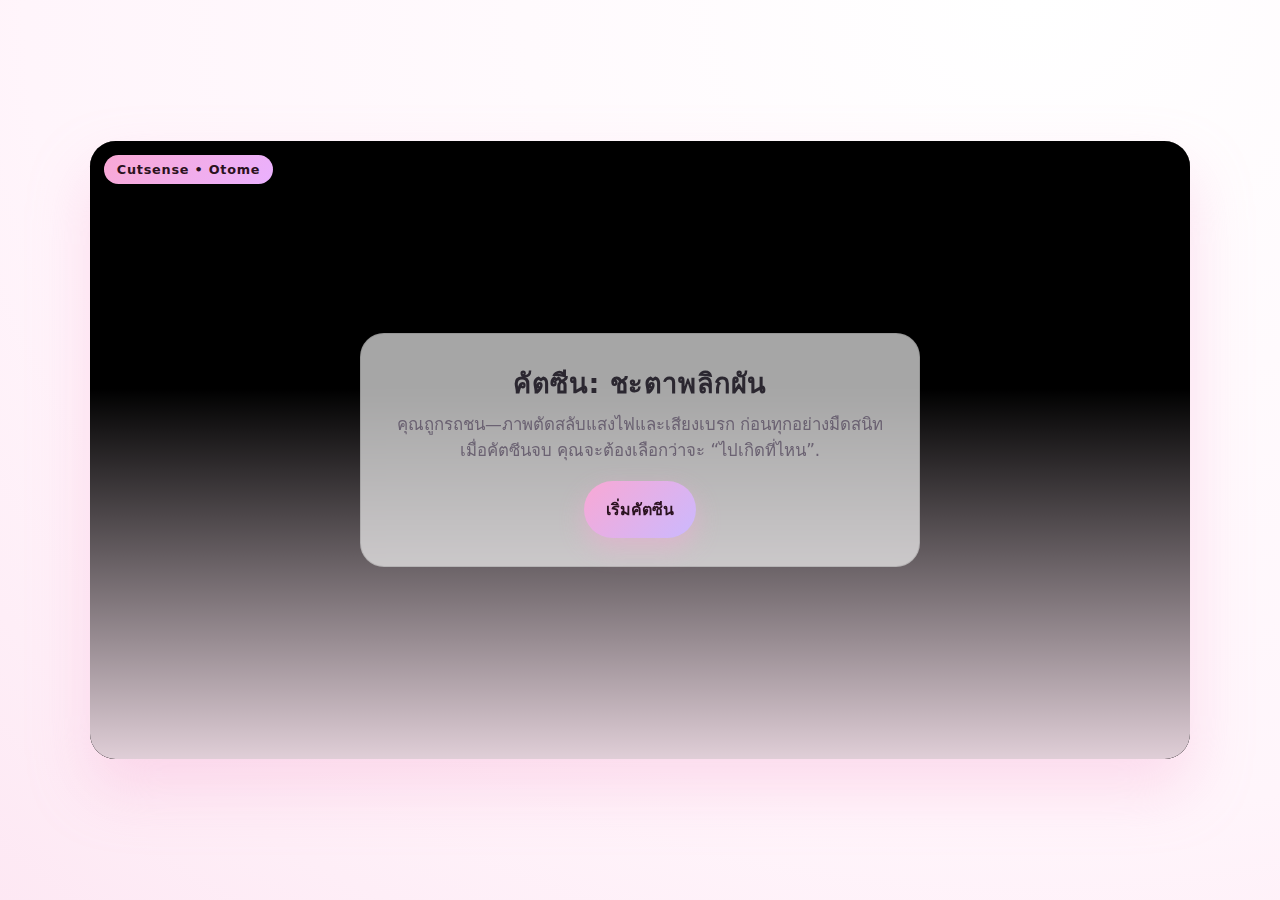
<file: index.html>
<!DOCTYPE html>
<html lang="th">

<head>
    <meta charset="utf-8">
    <meta name="viewport" content="width=device-width,initial-scale=1">
    <title>Cutsense · Otome Style (Unskippable)</title>
    <link rel="preconnect" href="https://fonts.googleapis.com">
    <link href="https://fonts.googleapis.com/css2?family=Outfit:wght@400;600;700;800&display=swap" rel="stylesheet">
    <link rel="stylesheet" href="./components/styles/portal.css">
</head>

<body>
    <div class="app">
        <div class="stage" id="stage">
            <div class="badge">Cutsense • Otome</div>

            <video id="v" src="./assets/videos/Portal.mp4" playsinline preload="auto" tabindex="-1"></video>

            <div id="start" class="overlay show" aria-hidden="false">
                <div class="start-card">
                    <div class="h1">คัตซีน: ชะตาพลิกผัน</div>
                    <div class="h2">คุณถูกรถชน—ภาพตัดสลับแสงไฟและเสียงเบรก ก่อนทุกอย่างมืดสนิท เมื่อคัตซีนจบ คุณจะต้องเลือกว่าจะ “ไปเกิดที่ไหน”.</div>
                    <button id="startBtn" class="start-btn">เริ่มคัตซีน</button>
                </div>
                <div class="float-hearts" aria-hidden="true">
                    <span style="left:8%;animation-delay:-0s;width:16px;height:16px"></span>
                    <span style="left:18%;animation-delay:-2s"></span>
                    <span style="left:28%;animation-delay:-1s"></span>
                    <span style="left:40%;animation-delay:-3s;width:14px;height:14px"></span>
                    <span style="left:52%;animation-delay:-4s"></span>
                    <span style="left:63%;animation-delay:-1.5s"></span>
                    <span style="left:74%;animation-delay:-2.5s"></span>
                    <span style="left:86%;animation-delay:-.7s;width:14px;height:14px"></span>
                </div>
            </div>

            <div id="choice" class="overlay" aria-hidden="true">
                <div class="box" role="dialog" aria-labelledby="dlgLabel" aria-modal="true">
                    <div class="namebar">
                        <div class="heart" aria-hidden="true"></div>
                        <div id="dlgLabel">เลือกที่ไปเกิด</div>
                    </div>
                    <div class="text">วิญญาณของคุณพร้อมจะเดินทางต่อ คุณจะไปเกิดที่ไหนดี?</div>
                    <div class="choices">
                        <a class="choice" id="goA" href="/tanapcha/index.html">ไปเกิดที่<span class="kbd">[tanapcha]</span></a>
                        <a class="choice" id="goB" href="/konpanch/index.html">ไปเกิดที่<span class="kbd">[konpanch]</span></a>
                    </div>
                    <div class="hint">กดแป้น <b>A (tanapcha)</b> หรือ <b>B (konpanch)</b> เพื่อเลือกอย่างรวดเร็ว</div>
                </div>
            </div>
        </div>
    </div>

    <script src="./components/scripts/Portal_Script.js"></script>
</body>

</html>
</file>
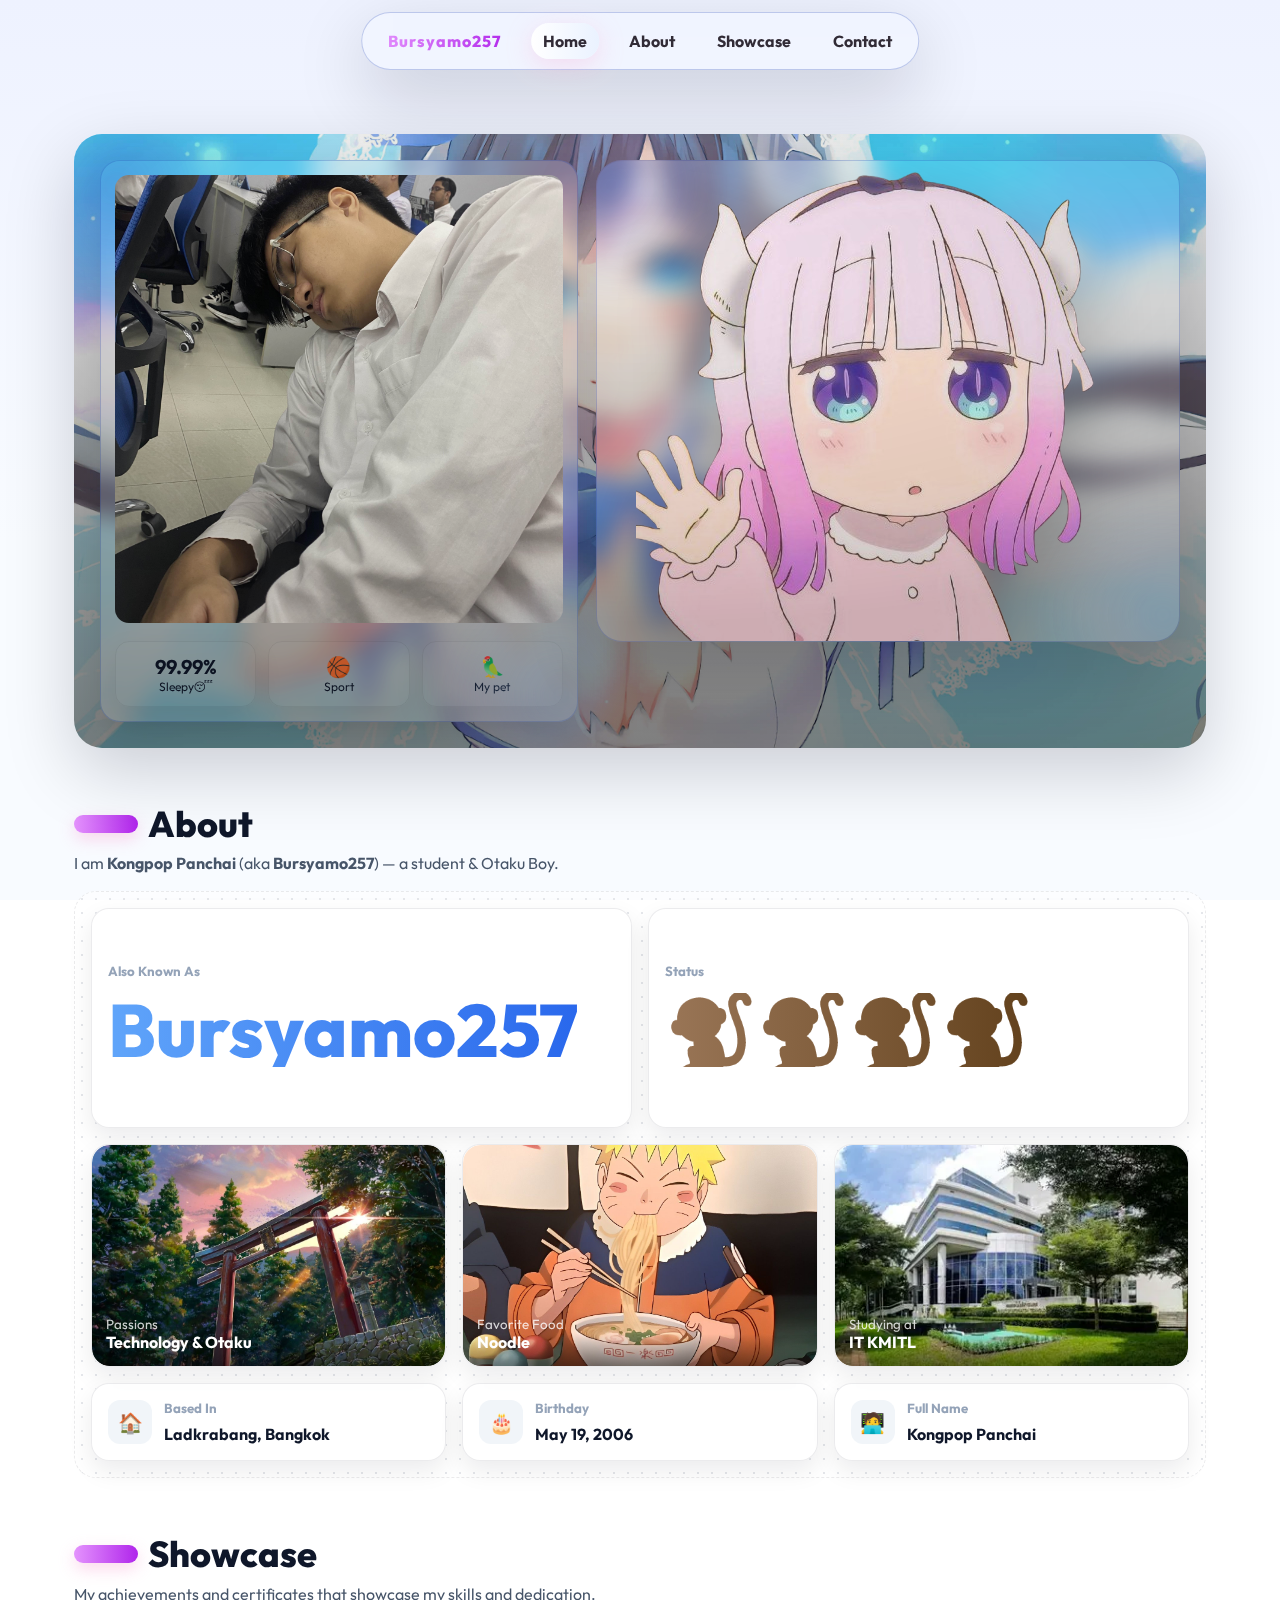
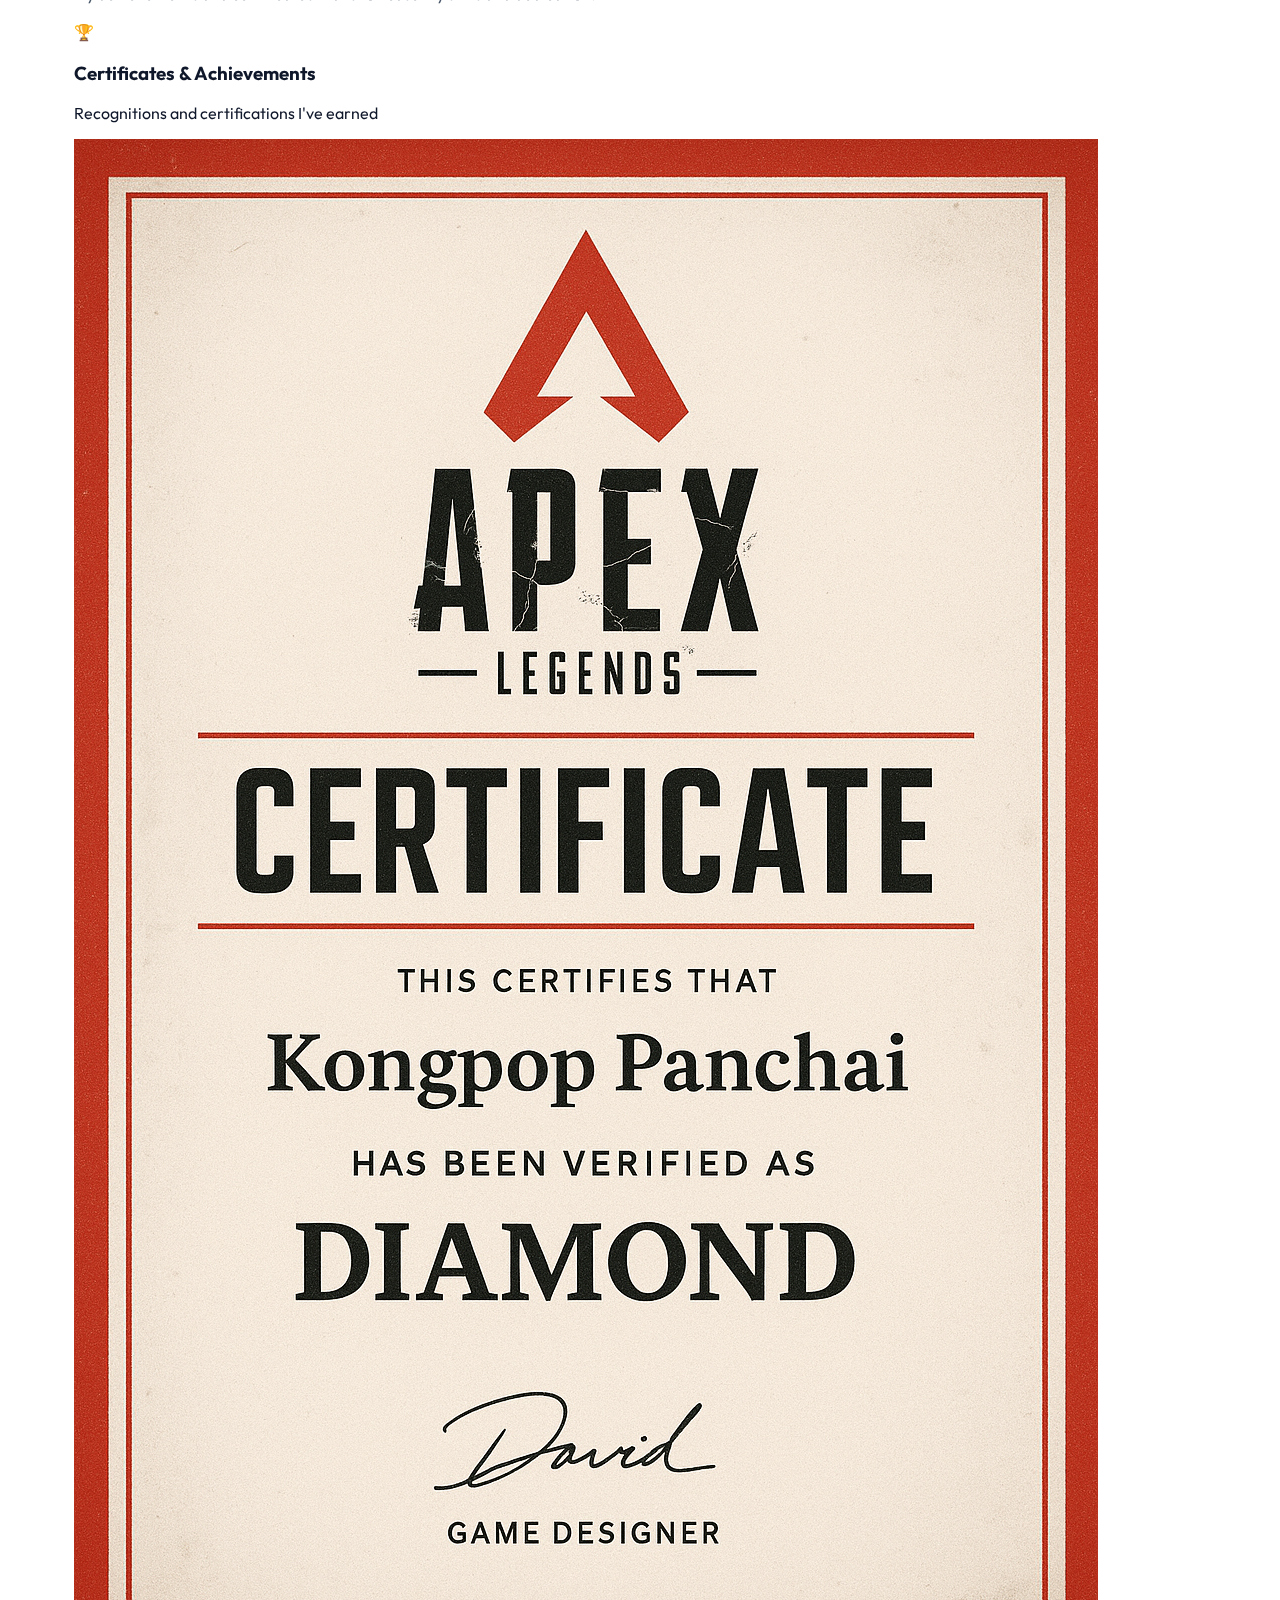
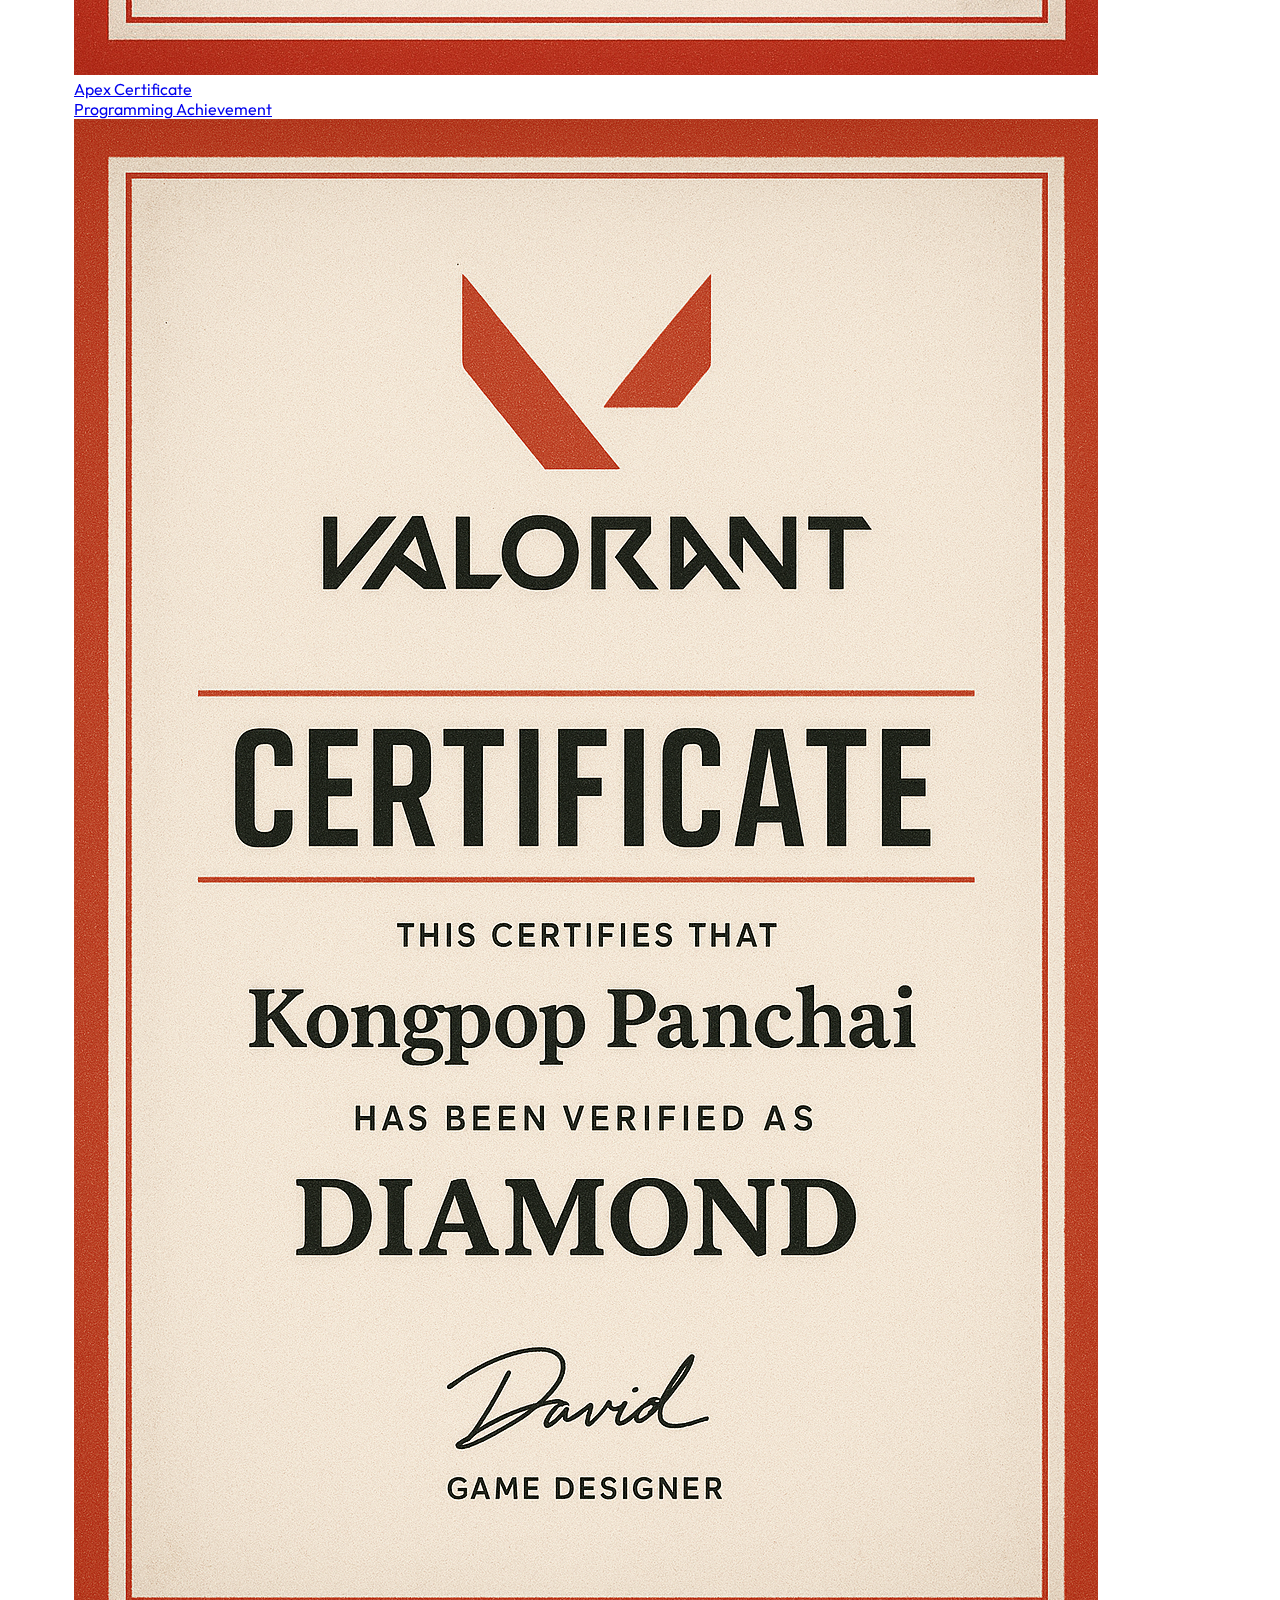
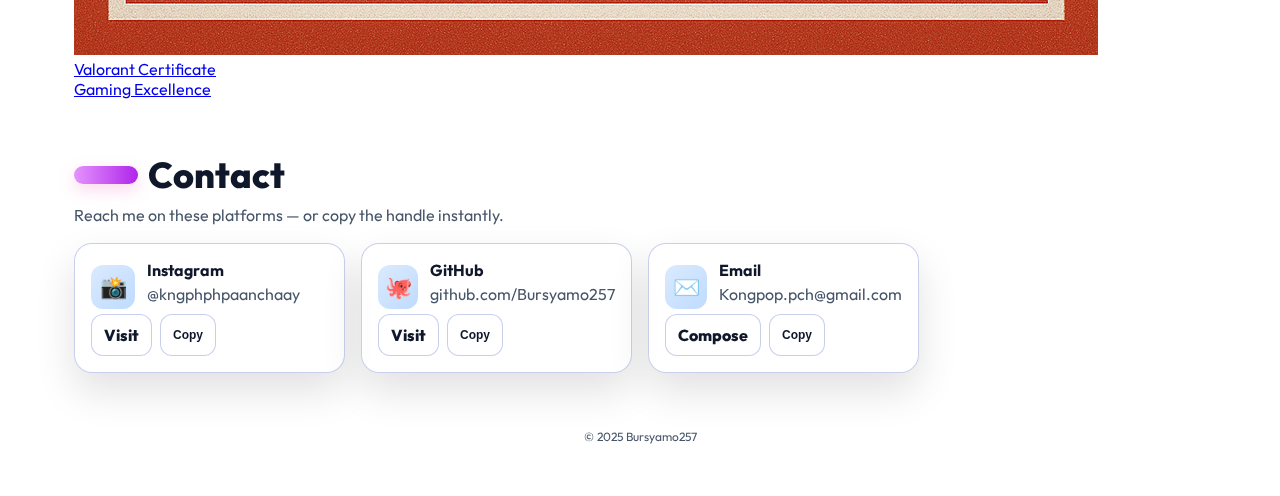
<file: konpanch/index.html>
<!DOCTYPE html>
<html lang="en">

<head>
    <meta charset="utf-8" />
    <meta name="viewport" content="width=device-width, initial-scale=1" />
    <title>Bursyamo257</title>
    <link rel="preconnect" href="https://fonts.googleapis.com">
    <link rel="preconnect" href="https://fonts.gstatic.com" crossorigin>
    <link href="https://fonts.googleapis.com/css2?family=Outfit:wght@400;600;700;800&display=swap" rel="stylesheet">
    <link rel="stylesheet" href="../components/styles/theme.konpanch.css">
    <link rel="stylesheet" href="../components/styles/styles.css">
</head>

<body>
    <nav class="nav">
        <div class="brand">Bursyamo257</div>
        <a href="#home" class="active">Home</a>
        <a href="#about">About</a>
        <a href="#showcase">Showcase</a>
        <a href="#contact">Contact</a>
    </nav>

    <main class="container">
        <section id="home" class="hero">
            <div class="stage overlay-dark">
                <div class="bokeh" id="bokeh"></div>
                <div class="grid">
                    <div class="floater float-y float-tilt" style="justify-self:start">
                        <article class="ig glass liquid" id="igCard">
                            <div class="frame" id="igFrame">
                                <img src="../assets/images/konpanch_highlight.jpg" alt="Highlight">
                            </div>
                            <div class="stats">
                                <div class="stat"><b>99.99%</b>
                                    <div class="small">Sleepy😴</div>
                                </div>
                                <div class="stat"><b>🏀</b>
                                    <div class="small">Sport</div>
                                </div>
                                <div class="stat"><b id="likesStat">🦜</b>
                                    <div class="small">My pet</div>
                                </div>
                            </div>
                            <div class="comments" id="comments">
                                <ul id="commentList"></ul>
                                <input id="commentInput" type="text" placeholder="Write a comment…" maxlength="120">
                            </div>
                        </article>
                    </div>
                    <div class="floater float-y" style="justify-self:stretch">
                        <article class="char glass liquid">
                            <div class="img">
                                <img src="../assets/images/konpanch_character.png" alt="Character">
                            </div>
                            <div class="sparkle" id="sparkles"></div>
                        </article>
                    </div>
                </div>
            </div>
        </section>

        <section id="about" class="section">
            <div class="title">
                <div class="ribbon"></div>
                <h2>About</h2>
            </div>
            <p class="lead">I am <b>Kongpop Panchai</b> (aka <b>Bursyamo257</b>) — a student & Otaku Boy.</p>
            <div class="facts">
                <div class="facts-grid">
                    <div class="fact fact-xl">
                        <h5>Also known as</h5>
                        <div class="big blue">Bursyamo257</div>
                    </div>
                    <div class="fact fact-xl">
                        <h5>Status</h5>
                        <div class="big brown">🐒🐒🐒🐒</div>
                    </div>
                    <div class="fact fact-img">
                        <figure><img src="../assets/images/konpanch_passion.jpg" alt="">
                            <figcaption class="cap"><small>Passions</small><b>Technology & Otaku</b></figcaption>
                        </figure>
                    </div>
                    <div class="fact fact-img">
                        <figure><img src="../assets/images/konpanch_food.jpg" alt="">
                            <figcaption class="cap"><small>Favorite Food</small><b>Noodle</b></figcaption>
                        </figure>
                    </div>
                    <div class="fact fact-img">
                        <figure><img src="../assets/images/tanapcha_study.webp" alt="">
                            <figcaption class="cap"><small>Studying at</small><b>IT KMITL</b></figcaption>
                        </figure>
                    </div>
                    <div class="fact fact-sm">
                        <div class="icon">🏠</div>
                        <div>
                            <h5>Based in</h5><b>Ladkrabang, Bangkok</b></div>
                    </div>
                    <div class="fact fact-sm">
                        <div class="icon">🎂</div>
                        <div>
                            <h5>Birthday</h5><b>May 19, 2006</b></div>
                    </div>
                    <div class="fact fact-sm">
                        <div class="icon">🧑‍💻</div>
                        <div>
                            <h5>Full name</h5><b>Kongpop Panchai</b></div>
                    </div>
                </div>
            </div>
        </section>

        <section id="showcase" class="section">
            <div class="title">
                <div class="ribbon"></div>
                <h2>Showcase</h2>
            </div>
            <p class="lead">My achievements and certificates that showcase my skills and dedication.</p>

            <div class="showcase-container">
                <div class="certificates-section">
                    <div class="section-header">
                        <div class="section-icon">🏆</div>
                        <h3>Certificates & Achievements</h3>
                        <p>Recognitions and certifications I've earned</p>
                    </div>
                    <div id="certGrid" class="cert-grid"></div>
                </div>
            </div>
        </section>

        <section id="contact" class="section">
            <div class="title">
                <div class="ribbon"></div>
                <h2>Contact</h2>
            </div>
            <p class="lead">Reach me on these platforms — or copy the handle instantly.</p>
            <div class="contact-grid">
                <div class="c-card">
                    <div class="row">
                        <div class="icon">📸</div>
                        <div>
                            <h4>Instagram</h4>
                            <p>@kngphphpaanchaay</p>
                        </div>
                    </div>
                    <div class="c-actions"><a class="btn" href="https://www.instagram.com/kngphphpaanchaay" target="_blank" rel="noopener">Visit</a><button class="btn small" data-copy="kngphphpaanchaay">Copy</button></div>
                </div>
                <div class="c-card">
                    <div class="row">
                        <div class="icon">🐙</div>
                        <div>
                            <h4>GitHub</h4>
                            <p>github.com/Bursyamo257</p>
                        </div>
                    </div>
                    <div class="c-actions"><a class="btn" href="https://github.com/Bursyamo257" target="_blank" rel="noopener">Visit</a><button class="btn small" data-copy="github.com/Bursyamo257">Copy</button></div>
                </div>
                <div class="c-card">
                    <div class="row">
                        <div class="icon">✉️</div>
                        <div>
                            <h4>Email</h4>
                            <p>Kongpop.pch@gmail.com</p>
                        </div>
                    </div>
                    <div class="c-actions"><a class="btn" href="mailto:Kongpop.pch@gmail.com">Compose</a><button class="btn small" data-copy="Kongpop.pch@gmail.com">Copy</button></div>
                </div>
            </div>
        </section>

        <div class="footer small">© 2025 Bursyamo257</div>
    </main>

    <div class="toast" id="toast">Copied!</div>
    <script src="../components/scripts/Script.js" defer></script>
    <script>
        const Certificates = [{
            src: "../assets/images/konpanch_cerapex.png",
            title: "Apex Certificate",
            subtitle: "Programming Achievement"
        }, {
            src: "../assets/images/konpanch_cervalo.png",
            title: "Valorant Certificate",
            subtitle: "Gaming Excellence"
        }];

        document.addEventListener("DOMContentLoaded", () => {
            const grid = document.getElementById("certGrid");
            if (!grid || !Array.isArray(Certificates)) return;
            grid.innerHTML = Certificates.map((cert, i) => `
    <a class="cert" href="${cert.src}" target="_blank" rel="noopener">
      <img src="${cert.src}" alt="${cert.title}">
      <div class="cert-overlay">
        <div class="cert-title">${cert.title}</div>
        <div class="cert-subtitle">${cert.subtitle}</div>
      </div>
    </a>
  `).join("");
        });
    </script>
</body>

</html>
</file>
<file: components/styles/portal.css>
:root {
    --bg1: #ffe9f3;
    --bg2: #fff5fb;
    --ink: #2b2730;
    --sub: #6b6272;
    --p1: #f9a8d4;
    --p2: #eab1ff;
    --p3: #c8f7f1;
    --p4: #cbb9ff;
    --p5: #ffd8e8;
    --glass: rgba(255, 255, 255, .65);
    --ring: rgba(0, 0, 0, .10)
}

* {
    box-sizing: border-box
}

html,
body {
    height: 100%
}

body {
    margin: 0;
    color: var(--ink);
    font-family: "LINE Seed Sans TH", "Noto Sans Thai", Inter, system-ui, Segoe UI, Arial;
    background: radial-gradient(120% 140% at 80% 0%, #fff 0%, var(--bg2) 65%, #fde7f3 100%), linear-gradient(180deg, var(--bg1), var(--bg2));
}

.app {
    display: grid;
    place-items: center;
    min-height: 100dvh;
    padding: clamp(8px, 2vw, 24px)
}

.stage {
    width: 100%;
    max-width: 1100px;
    aspect-ratio: 16/9;
    position: relative;
    overflow: hidden;
    border-radius: clamp(16px, 2vw, 28px);
    background: #000;
    box-shadow: 0 30px 60px rgba(245, 168, 210, .35), 0 2px 0 1px rgba(255, 255, 255, .6) inset
}

video {
    width: 100%;
    height: 100%;
    object-fit: cover;
    display: block
}

.badge {
    position: absolute;
    top: 14px;
    left: 14px;
    padding: .45rem .8rem;
    border-radius: 999px;
    background: linear-gradient(135deg, var(--p1), var(--p2));
    color: #2b1220;
    font-weight: 800;
    font-size: .8rem;
    letter-spacing: .06em
}

.overlay {
    position: absolute;
    inset: 0;
    display: grid;
    place-items: center;
    padding: clamp(12px, 2vw, 22px);
    opacity: 0;
    pointer-events: none;
    transition: opacity .35s ease
}

.overlay.show {
    opacity: 1;
    pointer-events: auto
}

#start {
    background: linear-gradient(180deg, rgba(255, 255, 255, .0) 40%, rgba(255, 235, 245, .88) 100%)
}

.start-card {
    width: min(560px, 92%);
    text-align: center;
    padding: clamp(18px, 3vw, 28px) clamp(16px, 3vw, 24px);
    border-radius: clamp(16px, 2vw, 24px);
    background: var(--glass);
    backdrop-filter: blur(10px);
    border: 1px solid var(--ring)
}

.h1 {
    font-size: clamp(1.25rem, 2.2vw, 1.7rem);
    font-weight: 900;
    letter-spacing: .02em;
    margin: 0 0 .4rem
}

.h2 {
    font-size: clamp(.95rem, 1.4vw, 1.05rem);
    color: var(--sub);
    margin: 0 0 1.1rem
}

.start-btn {
    appearance: none;
    border: 0;
    cursor: pointer;
    user-select: none;
    border-radius: 999px;
    font-weight: 800;
    padding: 1rem 1.4rem;
    font-size: clamp(1rem, 1.2vw, 1.05rem);
    background: linear-gradient(135deg, var(--p1), var(--p4));
    color: #2b1220;
    box-shadow: 0 10px 24px rgba(249, 168, 212, .45)
}

.start-btn:active {
    transform: translateY(1px)
}

.float-hearts {
    position: absolute;
    inset: 0;
    pointer-events: none;
    overflow: hidden
}

.float-hearts span {
    position: absolute;
    bottom: -10%;
    width: 18px;
    height: 18px;
    background: var(--p5);
    transform: rotate(45deg);
    animation: rise 8s linear infinite;
    opacity: .55;
    filter: drop-shadow(0 6px 10px rgba(255, 105, 180, .25))
}

.float-hearts span::before,
.float-hearts span::after {
    content: "";
    position: absolute;
    width: 18px;
    height: 18px;
    background: inherit;
    border-radius: 50%
}

.float-hearts span::before {
    left: -9px;
    top: 0
}

.float-hearts span::after {
    top: -9px;
    left: 0
}

@keyframes rise {
    to {
        transform: translateY(-120vh) rotate(45deg)
    }
}

#choice {
    background: linear-gradient(180deg, rgba(0, 0, 0, .0) 20%, rgba(27, 18, 32, .55) 100%)
}

.box {
    width: min(820px, 95%);
    padding: 0;
    border-radius: clamp(16px, 2vw, 22px);
    overflow: hidden;
    background: rgba(255, 255, 255, .85);
    backdrop-filter: blur(12px);
    border: 1px solid var(--ring);
    margin-bottom: env(safe-area-inset-bottom, 0px)
}

.namebar {
    display: flex;
    align-items: center;
    gap: .6rem;
    padding: .6rem .9rem;
    background: linear-gradient(90deg, var(--p2), var(--p1));
    color: #2b1220;
    font-weight: 900
}

.namebar .heart {
    position: relative;
    width: 12px;
    height: 12px;
    background: var(--p5);
    transform: rotate(45deg);
    border-radius: 2px
}

.namebar .heart::before,
.namebar .heart::after {
    content: "";
    position: absolute;
    width: 12px;
    height: 12px;
    background: var(--p5);
    border-radius: 50%
}

.namebar .heart::before {
    left: -6px;
    top: 0
}

.namebar .heart::after {
    left: 0;
    top: -6px
}

.text {
    padding: 1rem 1rem .6rem;
    color: #402d45;
    font-size: clamp(1rem, 1.1vw, 1.05rem)
}

.choices {
    display: grid;
    grid-template-columns: 1fr 1fr;
    gap: .8rem;
    padding: 0 1rem 1rem
}

.choice {
    display: flex;
    justify-content: center;
    align-items: center;
    gap: .6rem;
    text-decoration: none;
    border-radius: 14px;
    padding: 1rem;
    font-weight: 900;
    background: linear-gradient(135deg, var(--p3), #fff);
    color: #18302d;
    border: 1px solid rgba(0, 0, 0, .06);
    min-height: 3.1rem
}

.choice:nth-child(2) {
    background: linear-gradient(135deg, #fff, var(--p4));
    color: #241d3a
}

.choice:focus-visible {
    outline: 3px solid #0000;
    box-shadow: 0 0 0 3px rgba(0, 0, 0, .2) inset, 0 0 0 3px #fff, 0 0 0 6px var(--p1)
}

.kbd {
    font-size: .8rem;
    padding: .1rem .45rem;
    border-radius: .4rem;
    background: #fff;
    border: 1px solid var(--ring);
    color: #444
}

.hint {
    padding: 0 1rem 1rem;
    color: #6a5e71;
    font-size: .85rem
}

@media (max-width:520px) {
    .choices {
        grid-template-columns: 1fr
    }
    .kbd {
        display: none
    }
}

@media (max-aspect-ratio:3/4) {
    .stage {
        max-width: none;
        height: calc(100dvh - max(16px, env(safe-area-inset-top)) - max(16px, env(safe-area-inset-bottom)));
        aspect-ratio: auto
    }
    video {
        object-fit: contain;
        background: #000
    }
}

@media (prefers-reduced-motion:reduce) {
    .overlay {
        transition: none
    }
    .float-hearts {
        display: none
    }
}
</file>
<file: components/styles/theme.konpanch.css>
:root{
  --bg1:#eef2ff;
  --bg2:#f8fbff;
  --ink:#0f172a;
  --sub:#475569;
  --p1:#b025eb;
  --p2:#e860fa;
  --p3:#e493fd;
  --glass:rgba(255,255,255,.18);
  --ring:rgba(30,64,175,.25);
  --shadow:0 24px 70px rgba(2,6,23,.18);
  --r:22px;
  --gblue:linear-gradient(90deg,var(--p3),var(--p1));
  --gsoft:linear-gradient(90deg,#fff,#eaf2ff)
}


.stage {
    position: relative;
    border-radius: 28px;
    box-shadow: var(--shadow);
    overflow: hidden;
    background: url('../../assets/images/tanapcha_wallpaper.jpeg') center/cover no-repeat fixed
}
</file>
<file: components/styles/styles.css>
* {
    box-sizing: border-box
}

html,
body {
    height: 100%
}

html {
    scroll-behavior: smooth
}

body {
    margin: 0;
    font-family: Outfit, system-ui, -apple-system, Segoe UI, Roboto, Helvetica, Arial, sans-serif;
    color: var(--ink);
    background: linear-gradient(180deg, var(--bg1), var(--bg2) 60%) fixed;
    overflow-x: hidden
}

.container {
    max-width: 1180px;
    margin: 0 auto;
    padding: 24px
}

/* Nav */
.nav {
    position: fixed;
    z-index: 40;
    top: 12px;
    left: 50%;
    transform: translateX(-50%);
    display: flex;
    gap: 18px;
    align-items: center;
    background: var(--glass);
    backdrop-filter: blur(12px) saturate(120%);
    -webkit-backdrop-filter: blur(12px) saturate(120%);
    border: 1px solid var(--ring);
    padding: 10px 14px;
    border-radius: 999px;
    box-shadow: var(--shadow)
}

.brand {
    font: 800 16px/1 Outfit;
    letter-spacing: .06em;
    padding: 8px 12px;
    border-radius: 999px;
    background: var(--gblue);
    -webkit-background-clip: text;
    background-clip: text;
    color: transparent
}

.nav a {
    padding: 8px 12px;
    border-radius: 999px;
    text-decoration: none;
    color: #312b36;
    font-weight: 700
}

.nav a:hover {
    background: rgba(255, 255, 255, .55)
}

.nav a.active,
.nav a.activate {
    background: var(--gsoft);
    box-shadow: 0 6px 24px rgba(249, 168, 212, .35)
}

/* Hero + Stage */
.hero {
    position: relative;
    padding-top: 110px
}

@media(max-width:900px) {
    .stage {
        background-attachment: scroll
    }
}

.stage::before {
    content: "";
    position: absolute;
    inset: 0;
    background: linear-gradient(to bottom, rgba(255, 255, 255, .08), rgba(0, 0, 0, .38));
    pointer-events: none
}

.overlay-dark::before {
    background: linear-gradient(to bottom, rgba(255, 255, 255, .08), rgba(0, 0, 0, .38))
}

.overlay-light::before {
    background: linear-gradient(to bottom, rgba(255, 255, 255, .6), rgba(255, 255, 255, .3))
}

.stage::after {
    content: "";
    position: absolute;
    inset: 0;
    background: radial-gradient(80% 60% at 50% 20%, rgba(255, 255, 255, 0), rgba(0, 0, 0, .12) 70%, rgba(0, 0, 0, .22));
    opacity: .9;
    pointer-events: none
}

.hero .grid {
    display: grid;
    grid-template-columns: .9fr 1.1fr;
    gap: 18px;
    padding: 26px
}

@media(max-width:980px) {
    .hero .grid {
        grid-template-columns: 1fr
    }
}

.floater {
    will-change: transform
}

.float-y {
    animation: floatY 6s ease-in-out infinite alternate
}

.float-tilt {
    animation: tilt 8s ease-in-out infinite alternate
}

@keyframes floatY {
    0% {
        transform: translateY(-6px)
    }

    100% {
        transform: translateY(10px)
    }
}

@keyframes tilt {
    0% {
        transform: rotate(-3deg)
    }

    100% {
        transform: rotate(3deg)
    }
}

.glass {
    background: var(--glass);
    backdrop-filter: blur(12px) saturate(130%);
    -webkit-backdrop-filter: blur(12px) saturate(130%);
    border: 1px solid var(--ring)
}

.card {
    border: 1px solid var(--ring);
    border-radius: 18px;
    background: #fff;
    box-shadow: 0 18px 40px rgba(2, 6, 23, .12)
}

.btn {
    display: inline-flex;
    align-items: center;
    gap: 8px;
    text-decoration: none;
    font-weight: 800;
    padding: 10px 12px;
    border-radius: 12px;
    border: 1px solid var(--ring);
    background: #fff;
    color: #0f172a;
    cursor: pointer
}

.btn:hover {
    transform: translateY(-1px)
}

.small {
    font-size: 12px
}

.chip,
.badge,
.tag {
    padding: 8px 12px;
    border: 1px solid var(--ring);
    border-radius: 999px;
    background: #fff;
    font-weight: 700
}

.chip.active {
    background: var(--gsoft)
}

/* IG-like card */
.ig {
    position: relative;
    width: min(520px, 100%);
    border-radius: 20px;
    padding: 14px;
    box-shadow: 0 16px 40px rgba(0, 0, 0, .14);
    transform-origin: 20% 50%
}

.ig .frame {
    position: relative;
    aspect-ratio: 1/1;
    border-radius: 14px;
    overflow: hidden;
    background: linear-gradient(135deg, #8ec5fc, #e0c3fc)
}

.ig .frame img {
    width: 100%;
    height: 100%;
    object-fit: cover;
    display: block
}

.ig .row {
    display: flex;
    justify-content: space-between;
    align-items: center;
    margin-top: 12px;
    color: #6b7280
}

.ig .actions {
    display: flex;
    gap: 8px
}

.ig .ig-btn {
    border: 1px solid var(--ring);
    background: #fff;
    border-radius: 10px;
    padding: 6px 10px;
    cursor: pointer;
    box-shadow: 0 8px 20px rgba(2, 6, 23, .08)
}

.ig .ig-btn:hover {
    transform: translateY(-1px)
}

.ig .bubble {
    margin-top: 12px;
    display: inline-block;
    background: linear-gradient(180deg, #cfe3ff, #b8ccff);
    color: #2b3460;
    font-weight: 800;
    border-radius: 14px;
    padding: 10px 14px;
    cursor: pointer
}

.ig .stats {
    display: flex;
    gap: 12px;
    margin-top: 18px
}

.stat {
    flex: 1;
    border: 1px solid rgba(0, 0, 0, .06);
    border-radius: 14px;
    padding: 12px;
    text-align: center;
    box-shadow: 0 12px 30px rgba(0, 0, 0, .08)
}

.stat b {
    font-size: 20px;
    display: block
}

.like {
    display: inline-flex;
    align-items: center;
    gap: 8px;
    border: 1px solid var(--ring);
    background: #fff;
    border-radius: 999px;
    padding: 8px 12px;
    cursor: pointer;
    box-shadow: 0 10px 24px rgba(2, 6, 23, .08);
    font-weight: 800;
    color: #334155
}

.like:hover {
    transform: translateY(-1px)
}

.heart-svg {
    width: 20px;
    height: 20px;
    display: block
}

.heart-svg path {
    fill: none;
    stroke: #ef4444;
    stroke-width: 2
}

.like.liked .heart-svg path {
    fill: #ef4444
}

.like-count {
    min-width: 52px;
    text-align: left
}

.float-heart {
    position: absolute;
    left: var(--x);
    top: var(--y);
    transform: translate(-50%, -50%);
    font-size: 20px;
    color: #ef4444;
    filter: drop-shadow(0 2px 2px rgba(0, 0, 0, .25));
    animation: floatHeart 900ms ease-out forwards;
    pointer-events: none
}

@keyframes floatHeart {
    0% {
        opacity: 0;
        transform: translate(-50%, -40%) scale(.6)
    }

    30% {
        opacity: 1
    }

    100% {
        opacity: 0;
        transform: translate(-50%, -140%) scale(1.4)
    }
}

.comments {
    margin-top: 12px;
    border: 1px solid rgba(0, 0, 0, .06);
    border-radius: 12px;
    background: rgba(255, 255, 255, .65);
    backdrop-filter: blur(6px);
    padding: 10px;
    display: none
}

.comments.show {
    display: block
}

.comments ul {
    list-style: none;
    margin: 0;
    padding: 0;
    max-height: 180px;
    overflow: auto
}

.comments li {
    padding: 6px 2px;
    border-bottom: 1px dashed rgba(0, 0, 0, .06);
    font-size: 14px;
    color: #334155
}

.comments input {
    margin-top: 8px;
    width: 100%;
    border: 1px solid rgba(0, 0, 0, .1);
    border-radius: 10px;
    padding: 10px 12px;
    font: inherit
}

/* Character */
.char {
    position: relative;
    border-radius: 26px;
    box-shadow: var(--shadow);
    overflow: hidden
}

.char .img {
    height: 480px;
    border-radius: 22px;
    overflow: hidden;
    display: grid;
    place-items: center;
    filter: drop-shadow(0 30px 40px rgba(0, 0, 0, .25))
}

.char .img img {
    width: auto;
    height: 100%;
    object-fit: contain;
    display: block
}

/* Liquid lights */
.liquid {
    position: relative
}

.liquid::before,
.liquid::after {
    content: "";
    position: absolute;
    border-radius: 50%;
    filter: blur(14px);
    opacity: .9;
    pointer-events: none
}

.liquid::before {
    width: 180px;
    height: 180px;
    left: -40px;
    top: -30px;
    background: radial-gradient(circle at 30% 30%, rgba(37, 99, 235, .35), transparent 60%);
    animation: drift 12s ease-in-out infinite alternate
}

.liquid::after {
    width: 220px;
    height: 220px;
    right: -50px;
    bottom: -40px;
    background: radial-gradient(circle at 70% 70%, rgba(147, 197, 253, .35), transparent 60%);
    animation: drift2 14s ease-in-out infinite alternate
}

@keyframes drift {
    0% {
        transform: translate(0, 0)
    }

    100% {
        transform: translate(14px, 22px)
    }
}

@keyframes drift2 {
    0% {
        transform: translate(0, 0)
    }

    100% {
        transform: translate(-16px, -18px)
    }
}

/* Sparkles */
.sparkle {
    position: absolute;
    inset: 0;
    pointer-events: none
}

.sparkle span {
    position: absolute;
    font-size: 18px;
    opacity: .85;
    animation: rise 8s linear infinite;
    filter: drop-shadow(0 2px 2px rgba(0, 0, 0, .35))
}

@keyframes rise {
    0% {
        transform: translateY(10px);
        opacity: 0
    }

    10% {
        opacity: .9
    }

    100% {
        transform: translateY(-140%);
        opacity: 0
    }
}

/* Sections */
.section {
    margin: 56px 0
}

.hero,
.section {
    scroll-margin-top: 120px
}

.title {
    display: flex;
    align-items: center;
    gap: 10px
}

.title .ribbon {
    height: 18px;
    width: 64px;
    background: var(--gblue);
    border-radius: 999px;
    box-shadow: 0 6px 16px rgba(249, 168, 212, .45)
}

.section h2 {
    margin: 0;
    font: 800 36px/1.1 Outfit
}

.lead {
    margin: 10px 0 18px;
    color: var(--sub)
}

.subhead {
    display: flex;
    justify-content: space-between;
    align-items: center;
    margin: 8px 0 16px
}

/* Facts */
.facts {
    position: relative;
    border: 1px dashed rgba(2, 6, 23, .08);
    border-radius: 22px;
    background: radial-gradient(#e5e7eb 1px, transparent 1px) 0 0/14px 14px, rgba(255, 255, 255, .6);
    padding: 16px
}

.facts-grid {
    display: grid;
    grid-template-columns: repeat(12, 1fr);
    gap: 16px
}

.fact {
    background: rgba(255, 255, 255, .7);
    backdrop-filter: blur(10px);
    border: 1px solid rgba(2, 6, 23, .08);
    border-radius: 18px;
    box-shadow: 0 10px 24px rgba(2, 6, 23, .08);
    padding: 16px
}

.fact h5 {
    margin: 0 0 8px;
    font-weight: 700;
    color: #94a3b8;
    text-transform: capitalize
}

.fact-xl {
    grid-column: span 6;
    display: flex;
    flex-direction: column;
    justify-content: center;
    min-height: 220px
}

.fact-xl .big {
    font: 800 74px/1 Outfit;
    margin: 6px 0
}

.fact-xl .big.blue {
    background: linear-gradient(90deg, #60a5fa, #2563eb);
    -webkit-background-clip: text;
    background-clip: text;
    color: transparent
}

.fact-xl .big.green {
    background: linear-gradient(90deg, #a4fdbc, #1eb50b);
    -webkit-background-clip: text;
    background-clip: text;
    color: transparent
}

.fact-xl .big.brown {
    background: linear-gradient(90deg, #9a7657, #4d2d06);
    -webkit-background-clip: text;
    background-clip: text;
    color: transparent
}

.fact-img {
    grid-column: span 4;
    padding: 0;
    overflow: hidden
}

.fact-img figure {
    position: relative;
    margin: 0;
    aspect-ratio: 16/10;
    overflow: hidden;
    border-radius: 18px
}

.fact-img img {
    width: 100%;
    height: 100%;
    object-fit: cover;
    display: block
}

.fact-img .cap {
    position: absolute;
    left: 0;
    right: 0;
    bottom: 0;
    padding: 14px;
    background: linear-gradient(to top, rgba(0, 0, 0, .45), transparent 50%);
    color: #fff
}

.fact-img .cap small {
    display: block;
    opacity: .8
}

.fact-sm {
    grid-column: span 4;
    display: flex;
    align-items: center;
    gap: 12px
}

.fact-sm .icon {
    width: 44px;
    height: 44px;
    border-radius: 12px;
    background: #f1f5f9;
    display: grid;
    place-items: center;
    font-size: 20px;
    color: #1e293b
}

.fact-sm b {
    display: block
}

@media(max-width:900px) {
    .facts-grid {
        grid-template-columns: repeat(6, 1fr)
    }

    .fact-xl {
        grid-column: span 6
    }

    .fact-img,
    .fact-sm {
        grid-column: span 6
    }
}

/* Showcase layout */
.bento {
    display: grid;
    grid-template-columns: 1.2fr .8fr;
    gap: 18px
}

@media(max-width:980px) {
    .bento {
        grid-template-columns: 1fr
    }
}

.xp-card,
.skills-card {
    padding: 18px;
    border-radius: 18px;
    box-shadow: var(--shadow);
    background: var(--glass);
    border: 1px solid var(--ring);
    backdrop-filter: blur(12px) saturate(130%)
}

.xp-head {
    display: flex;
    align-items: center;
    gap: 8px;
    margin: 0 0 10px
}

.xp-head .ribbon {
    width: 54px;
    height: 14px;
    border-radius: 999px;
    background: var(--gblue)
}

.xp-timeline {
    position: relative;
    margin-top: 6px
}

.xp-timeline::before {
    content: "";
    position: absolute;
    left: 22px;
    top: 0;
    bottom: 0;
    width: 2px;
    background: linear-gradient(180deg, var(--p3), var(--p1));
    opacity: .35;
    border-radius: 999px
}

.xp-item {
    position: relative;
    display: grid;
    grid-template-columns: 54px 1fr;
    gap: 14px;
    padding: 12px 0
}

.xp-item+.xp-item {
    border-top: 1px dashed rgba(15, 23, 42, .08)
}

.xp-item .dot {
    width: 44px;
    height: 44px;
    border-radius: 14px;
    display: grid;
    place-items: center;
    background: linear-gradient(135deg, #dbeafe, #bfdbfe);
    color: #1e3a8a;
    font-size: 22px;
    box-shadow: 0 10px 24px rgba(30, 64, 175, .2)
}

.xp-item h4 {
    margin: .1rem 0
}

.period {
    display: inline-flex;
    gap: 8px;
    align-items: center;
    padding: 6px 10px;
    border: 1px solid var(--ring);
    border-radius: 999px;
    background: #fff;
    font-weight: 800;
    color: #1e3a8a;
    margin: .15rem 0 .4rem
}

.xp-item ul {
    margin: .25rem 0 .5rem 1rem;
    color: #334155
}

.xp-item .stack {
    display: flex;
    gap: 8px;
    flex-wrap: wrap
}

/* Skills */
.skill-bento {
    display: grid;
    grid-template-columns: repeat(2, 1fr);
    gap: 14px
}

@media(max-width:600px) {
    .skill-bento {
        grid-template-columns: 1fr
    }
}

.skill-card {
    background: rgba(255, 255, 255, .75);
    border: 1px solid var(--ring);
    border-radius: 16px;
    padding: 14px;
    box-shadow: 0 12px 28px rgba(2, 6, 23, .08)
}

.skill-card h4 {
    margin: 0 0 6px
}

.skill-tags {
    display: flex;
    flex-wrap: wrap;
    gap: 8px;
    margin-bottom: 10px
}

.skill-tag {
    padding: 6px 10px;
    border: 1px solid var(--ring);
    border-radius: 999px;
    background: #fff;
    font-weight: 700
}

.meter {
    height: 8px;
    border-radius: 999px;
    background: rgba(2, 6, 23, .08);
    overflow: hidden
}

.meter i {
    display: block;
    height: 100%;
    border-radius: 999px;
    background: var(--gblue)
}

.tools-line {
    margin-top: 12px;
    display: flex;
    gap: 8px;
    flex-wrap: wrap
}

/* Projects (if needed later) */
.proj-grid {
    display: grid;
    grid-template-columns: repeat(3, 1fr);
    gap: 18px
}

@media(max-width:980px) {
    .proj-grid {
        grid-template-columns: 1fr
    }
}

.card-proj {
    position: relative;
    border-radius: 18px;
    overflow: hidden;
    border: 1px solid var(--ring);
    box-shadow: 0 18px 40px rgba(2, 6, 23, .12);
    transition: transform .15s
}

.card-proj:hover {
    transform: translateY(-3px)
}

.card-proj .thumb {
    position: relative;
    aspect-ratio: 16/10;
    background: linear-gradient(135deg, #8ec5fc, #e0c3fc)
}

.card-proj .thumb img {
    width: 100%;
    height: 100%;
    object-fit: cover;
    display: block
}

.card-proj .thumb::after {
    content: "";
    position: absolute;
    inset: 0;
    background: linear-gradient(to top, rgba(0, 0, 0, .35), transparent 55%)
}

.card-proj .meta {
    padding: 12px 14px
}

.card-proj h4 {
    margin: 0;
    color: #0f172a
}

.status {
    display: inline-flex;
    align-items: center;
    gap: 8px;
    margin-top: 6px
}

.tag.prod {
    background: #eafff1;
    border-color: #34d399;
    color: #065f46
}

.tag.proj {
    background: #eef2ff;
    border-color: #60a5fa;
    color: #1e3a8a
}

.tag.wip {
    background: #fff7ed;
    border-color: #fb923c;
    color: #9a3412
}

.tag.arch {
    background: #f8fafc;
    border-color: #94a3b8;
    color: #334155
}

.card-proj .desc {
    color: #475569;
    margin-top: 6px;
    font-size: 14px
}

.card-proj .links {
    margin-top: 10px;
    display: flex;
    gap: 10px;
    flex-wrap: wrap
}

.linkbtn {
    padding: 8px 12px;
    border: 1px solid var(--ring);
    border-radius: 10px;
    background: #fff;
    text-decoration: none;
    font-weight: 700;
    color: #0f172a
}

.linkbtn:hover {
    transform: translateY(-1px)
}

/* Contact */
.contact-grid {
    display: grid;
    grid-template-columns: repeat(4, 1fr);
    gap: 16px
}

@media(max-width:980px) {
    .contact-grid {
        grid-template-columns: repeat(2, 1fr)
    }
}

.c-card {
    position: relative;
    overflow: hidden;
    border-radius: 18px;
    border: 1px solid var(--ring);
    background: rgba(255, 255, 255, .7);
    backdrop-filter: blur(10px);
    padding: 16px;
    box-shadow: 0 18px 40px rgba(2, 6, 23, .12);
    transition: transform .15s
}

.c-card:hover {
    transform: translateY(-3px)
}

.c-card .row {
    display: flex;
    align-items: center;
    gap: 12px
}

.c-card .icon {
    width: 44px;
    height: 44px;
    border-radius: 12px;
    background: linear-gradient(135deg, #dbeafe, #bfdbfe);
    display: grid;
    place-items: center;
    font-size: 22px;
    color: #1e3a8a
}

.c-card h4 {
    margin: 0
}

.c-card p {
    margin: .25rem 0 .6rem;
    color: #475569
}

.c-actions {
    display: flex;
    gap: 8px;
    flex-wrap: wrap
}

/* Bokeh + confetti + toast */
.bokeh {
    position: absolute;
    inset: 0;
    pointer-events: none;
    overflow: hidden
}

.bokeh.hidden {
    display: none
}

.bokeh span {
    position: absolute;
    border-radius: 50%;
    background: radial-gradient(circle, rgba(96, 165, 250, .35), rgba(37, 99, 235, .12) 60%, transparent 70%);
    mix-blend-mode: screen;
    animation: bokehRise var(--dur, 12s) linear infinite
}

@keyframes bokehRise {
    0% {
        transform: translateY(10%);
        opacity: 0
    }

    10% {
        opacity: .8
    }

    100% {
        transform: translateY(-110%);
        opacity: 0
    }
}

.toast {
    position: fixed;
    left: 50%;
    bottom: 28px;
    transform: translateX(-50%);
    background: #0b1220;
    color: #fff;
    padding: 10px 14px;
    border-radius: 12px;
    box-shadow: 0 10px 24px rgba(0, 0, 0, .25);
    opacity: 0;
    pointer-events: none
}

.toast.show {
    opacity: 1;
    transition: opacity .25s
}

.confetti {
    position: absolute;
    width: 8px;
    height: 10px;
    border-radius: 2px;
    animation: conf 900ms ease-out forwards;
    pointer-events: none;
    mix-blend-mode: screen
}

@keyframes conf {
    0% {
        transform: translate(0, 0) rotate(0)
    }

    100% {
        transform: translate(var(--dx), var(--dy)) rotate(var(--rot));
        opacity: 0
    }
}

.footer {
    margin: 42px 0 28px;
    text-align: center;
    color: var(--sub)
}

/* Medium feed */
#medium-feed {
    --bg: #ffffff;
    --ink: var(--ink);
    --muted: #475569;
    --card: #ffffff;
    --ring: #e2e8f0
}

#medium-feed .wrap {
    max-width: 1100px;
    margin: 0 auto;
    padding: 0
}

#medium-feed header {
    display: flex;
    gap: 12px;
    align-items: center;
    justify-content: space-between;
    margin: 0 0 12px
}

#medium-feed header h3 {
    font-size: 24px;
    margin: 0;
    color: var(--ink);
    font-weight: 800
}

#medium-feed header a {
    color: #312b36;
    text-decoration: none;
    border: 1px solid var(--ring);
    padding: 8px 12px;
    border-radius: 12px;
    background: #fff;
    box-shadow: 0 6px 16px rgba(0, 0, 0, .06)
}

#medium-feed #feed {
    display: grid;
    grid-template-columns: repeat(auto-fit, minmax(280px, 1fr));
    gap: 18px
}

#medium-feed .card {
    background: var(--card);
    border: 1px solid var(--ring);
    border-radius: 18px;
    overflow: hidden;
    display: flex;
    flex-direction: column;
    box-shadow: var(--shadow)
}

#medium-feed .thumb {
    display: block;
    aspect-ratio: 16/9;
    background: linear-gradient(135deg, var(--p2), var(--p3));
    position: relative
}

#medium-feed .thumb img {
    width: 100%;
    height: 100%;
    object-fit: cover;
    display: block
}

#medium-feed .thumb .no-thumb {
    position: absolute;
    inset: 0;
    display: grid;
    place-items: center;
    color: #2b2730;
    font-weight: 800;
    letter-spacing: .04em
}

#medium-feed .meta {
    padding: 14px 14px 16px
}

#medium-feed .title {
    display: inline-block;
    color: var(--ink);
    font-weight: 800;
    font-size: 16px;
    line-height: 1.3;
    text-decoration: none;
    margin-bottom: 6px
}

#medium-feed .title:hover {
    text-decoration: underline
}

#medium-feed .date {
    font-size: 12px;
    color: var(--muted);
    margin-bottom: 8px
}

#medium-feed .desc {
    font-size: 14px;
    color: var(--ink);
    opacity: .9
}

#medium-feed .loading,
#medium-feed .error {
    padding: 24px;
    border: 1px dashed var(--ring);
    border-radius: 12px;
    text-align: center;
    background: rgba(255, 255, 255, .5)
}
</file>
